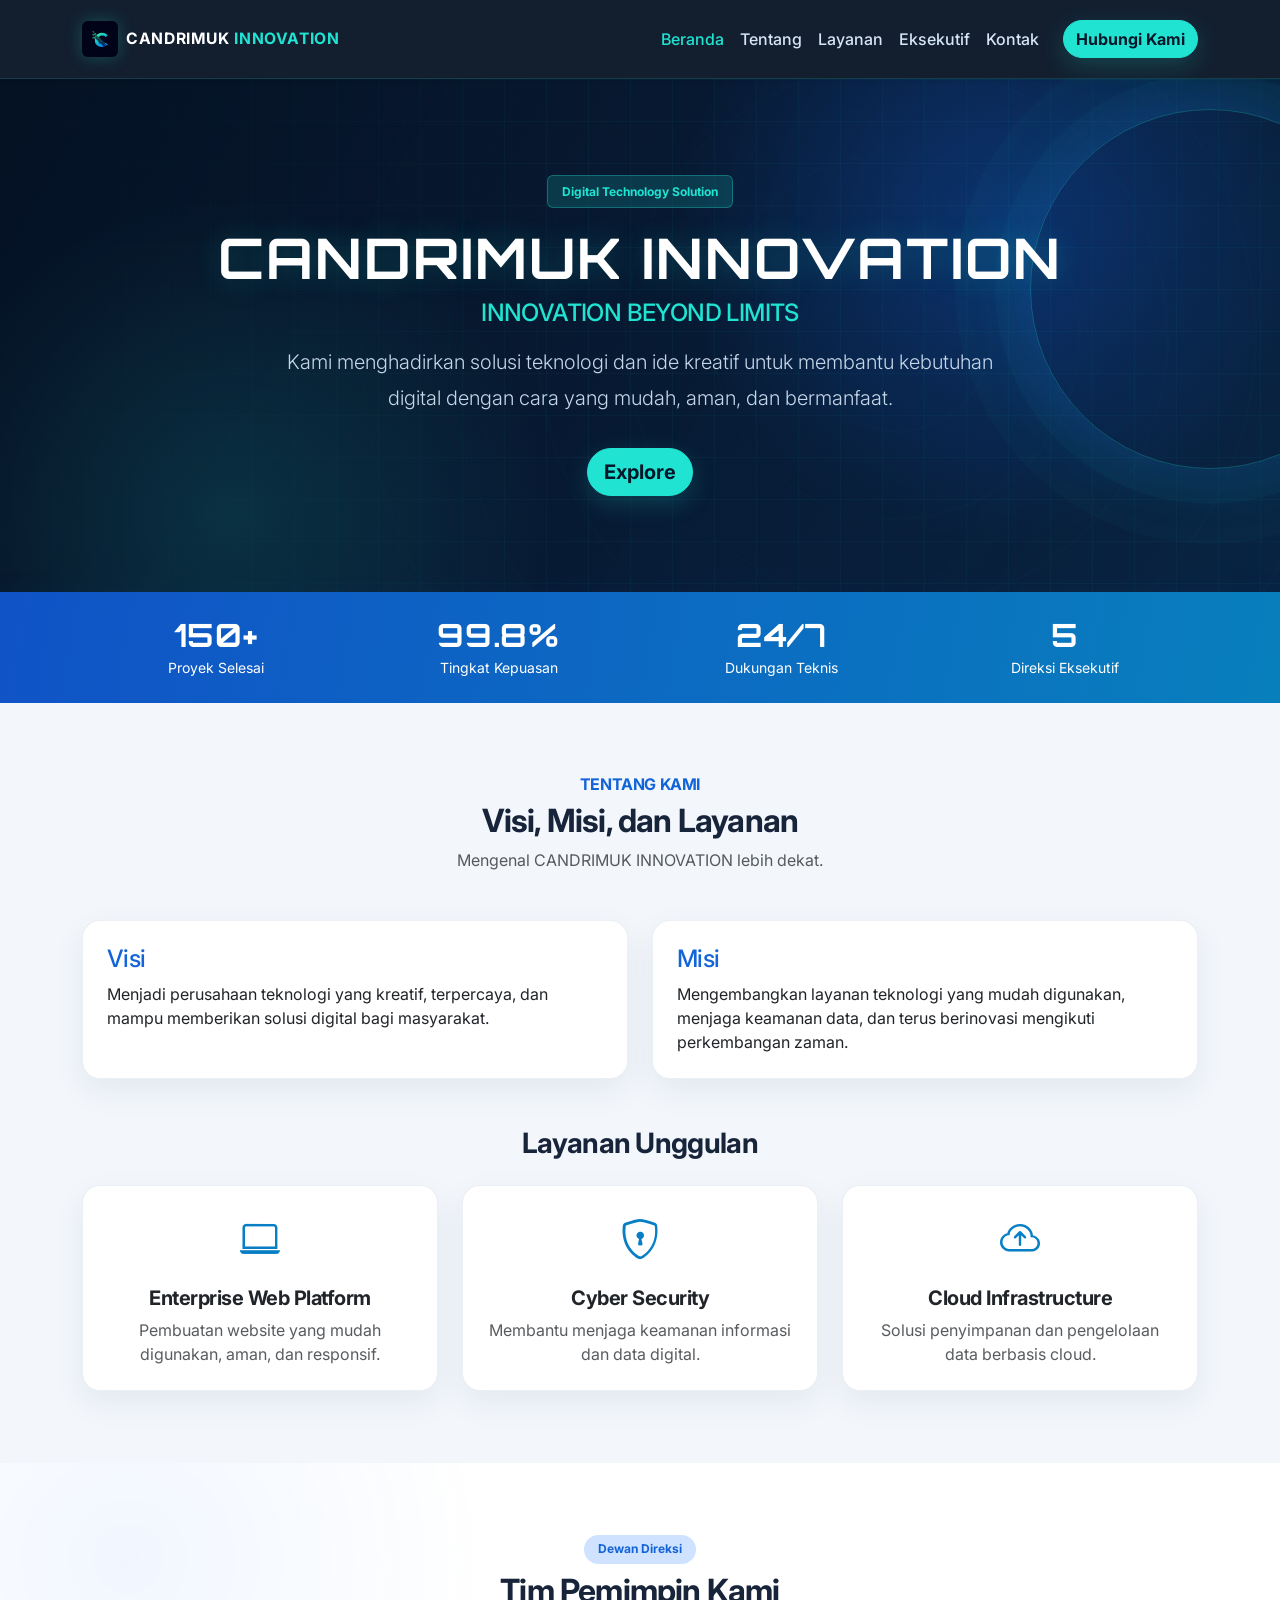
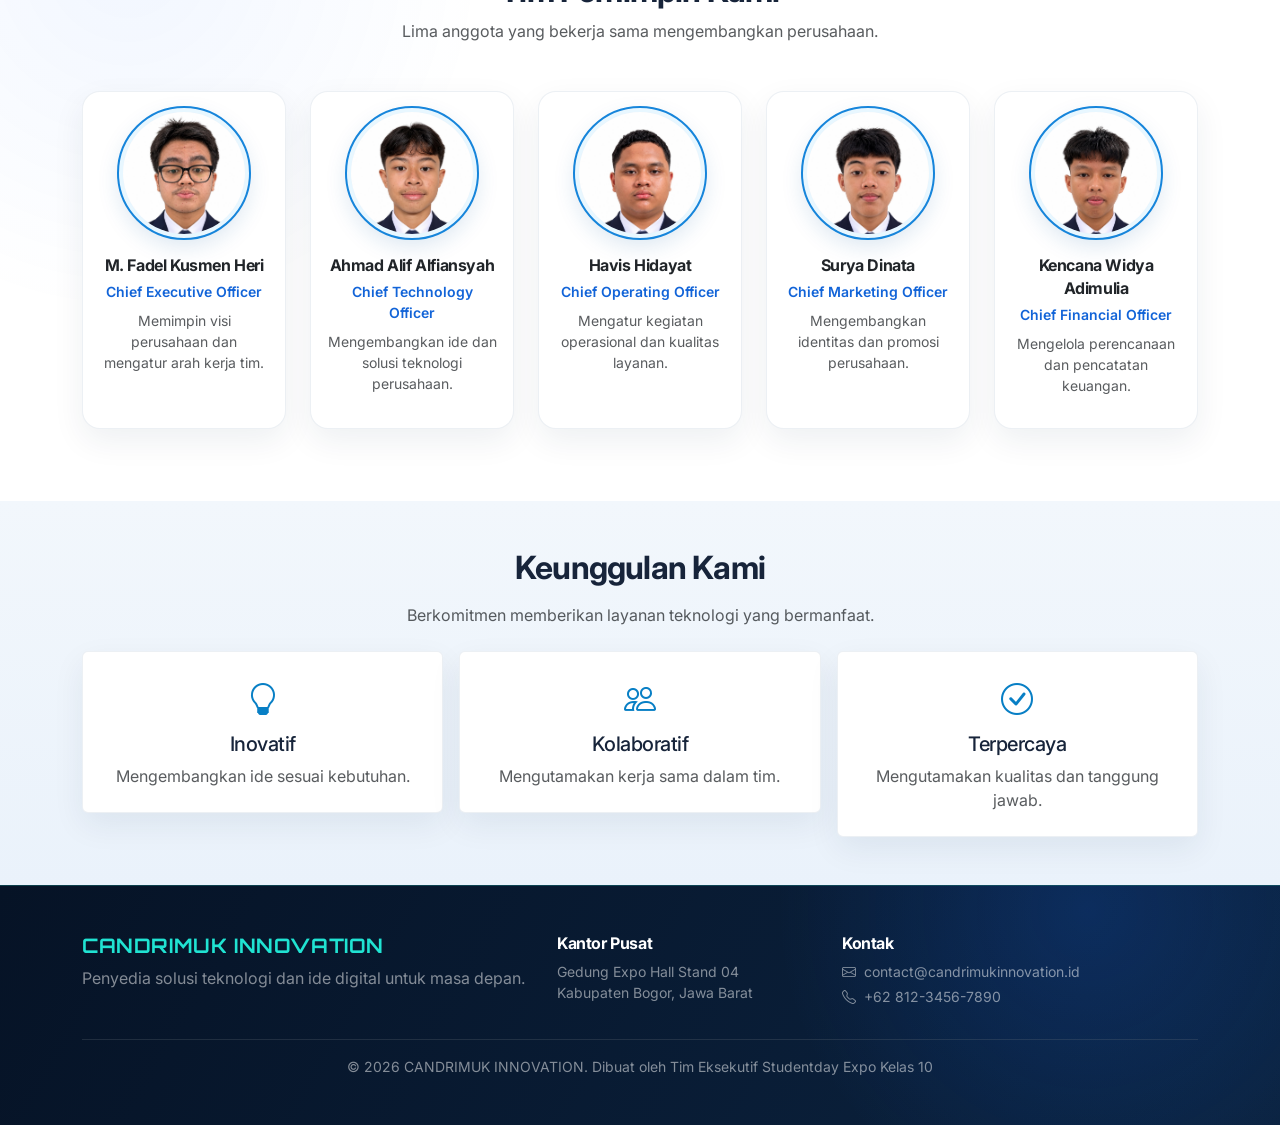
<file: index.html>
<!DOCTYPE html>
<html lang="id">
<head>
    <meta charset="UTF-8">
    <meta name="viewport" content="width=device-width, initial-scale=1.0">
    <title>CANDRIMUK INNOVATION</title>

    <!-- Bootstrap 5 CSS -->
    <link href="https://cdn.jsdelivr.net/npm/bootstrap@5.3.3/dist/css/bootstrap.min.css" rel="stylesheet">

    <!-- Bootstrap Icons -->
    <link rel="stylesheet" href="https://cdn.jsdelivr.net/npm/bootstrap-icons@1.11.3/font/bootstrap-icons.min.css">

    <!-- CSS tambahan -->
    <link rel="stylesheet" href="assets/css/custom.css">
</head>

<body data-bs-spy="scroll" data-bs-target="#navbarUtama" data-bs-smooth-scroll="true">

    <!-- NAVBAR -->
    <nav id="navbarUtama" class="navbar navbar-expand-lg navbar-dark bg-dark sticky-top shadow-sm py-3">
        <div class="container">
            <a class="navbar-brand fw-bold d-flex align-items-center gap-2" href="#">
                <img src="assets/images/logo.png" alt="Logo CANDRIMUK" width="36" height="36" class="rounded">
                <span>CANDRIMUK <span class="text-info">INNOVATION</span></span>
            </a>

            <button class="navbar-toggler" type="button" data-bs-toggle="collapse" data-bs-target="#navMenu">
                <span class="navbar-toggler-icon"></span>
            </button>

            <div class="collapse navbar-collapse" id="navMenu">
                <ul class="navbar-nav ms-auto mb-2 mb-lg-0">
                    <li class="nav-item"><a class="nav-link active" href="#beranda">Beranda</a></li>
                    <li class="nav-item"><a class="nav-link" href="#tentang">Tentang</a></li>
                    <li class="nav-item"><a class="nav-link" href="#layanan">Layanan</a></li>
                    <li class="nav-item"><a class="nav-link" href="#eksekutif">Eksekutif</a></li>
                    <li class="nav-item"><a class="nav-link" href="#kontak">Kontak</a></li>
                </ul>
                <a href="#kontak" class="btn btn-info ms-lg-3">Hubungi Kami</a>
            </div>
        </div>
    </nav>

    <!-- BAGIAN HERO - TUGAS CTO: AHMAD ALIF ALFIANSYAH -->
    <section id="beranda" class="bg-dark text-white text-center py-5 hero-section">
        <div class="container py-5">
            <span class="badge bg-info text-dark mb-3">Digital Technology Solution</span>
            <h1 class="display-4 fw-bold">CANDRIMUK INNOVATION</h1>
            <h4 class="text-info mb-3">INNOVATION BEYOND LIMITS</h4>
            <p class="lead mx-auto" style="max-width: 720px;">
                Kami menghadirkan solusi teknologi dan ide kreatif untuk membantu kebutuhan digital
                dengan cara yang mudah, aman, dan bermanfaat.
            </p>
            <a href="#layanan" class="btn btn-info btn-lg mt-3">Explore</a>
        </div>
    </section>

    <!-- QUICK STATS -->
    <section id="tentang" class="bg-primary text-white py-4">
        <div class="container">
            <div class="row text-center g-3">
                <div class="col-6 col-md-3">
                    <h2 class="fw-bold mb-0">150+</h2>
                    <small>Proyek Selesai</small>
                </div>
                <div class="col-6 col-md-3">
                    <h2 class="fw-bold mb-0">99.8%</h2>
                    <small>Tingkat Kepuasan</small>
                </div>
                <div class="col-6 col-md-3">
                    <h2 class="fw-bold mb-0">24/7</h2>
                    <small>Dukungan Teknis</small>
                </div>
                <div class="col-6 col-md-3">
                    <h2 class="fw-bold mb-0">5</h2>
                    <small>Direksi Eksekutif</small>
                </div>
            </div>
        </div>
    </section>

    <!-- BAGIAN LAYANAN - TUGAS COO: HAVIS HIDAYAT -->
    <section id="layanan" class="py-5 bg-light">
        <div class="container py-4">
            <div class="text-center mb-5">
                <h6 class="text-primary fw-bold text-uppercase">Tentang Kami</h6>
                <h2 class="fw-bold">Visi, Misi, dan Layanan</h2>
                <p class="text-muted">Mengenal CANDRIMUK INNOVATION lebih dekat.</p>
            </div>

            <div class="row g-4 mb-5">
                <div class="col-md-6">
                    <div class="card h-100 border-0 shadow-sm p-4">
                        <h4 class="text-primary">Visi</h4>
                        <p class="mb-0">Menjadi perusahaan teknologi yang kreatif, terpercaya, dan mampu memberikan solusi digital bagi masyarakat.</p>
                    </div>
                </div>
                <div class="col-md-6">
                    <div class="card h-100 border-0 shadow-sm p-4">
                        <h4 class="text-primary">Misi</h4>
                        <p class="mb-0">Mengembangkan layanan teknologi yang mudah digunakan, menjaga keamanan data, dan terus berinovasi mengikuti perkembangan zaman.</p>
                    </div>
                </div>
            </div>

            <h3 class="fw-bold text-center mb-4">Layanan Unggulan</h3>
            <div class="row g-4">
                <div class="col-md-4">
                    <div class="card h-100 border-0 shadow-sm p-4 text-center">
                        <i class="bi bi-laptop fs-1 text-primary mb-3"></i>
                        <h5 class="fw-bold">Enterprise Web Platform</h5>
                        <p class="text-muted mb-0">Pembuatan website yang mudah digunakan, aman, dan responsif.</p>
                    </div>
                </div>
                <div class="col-md-4">
                    <div class="card h-100 border-0 shadow-sm p-4 text-center">
                        <i class="bi bi-shield-lock fs-1 text-primary mb-3"></i>
                        <h5 class="fw-bold">Cyber Security</h5>
                        <p class="text-muted mb-0">Membantu menjaga keamanan informasi dan data digital.</p>
                    </div>
                </div>
                <div class="col-md-4">
                    <div class="card h-100 border-0 shadow-sm p-4 text-center">
                        <i class="bi bi-cloud-arrow-up fs-1 text-primary mb-3"></i>
                        <h5 class="fw-bold">Cloud Infrastructure</h5>
                        <p class="text-muted mb-0">Solusi penyimpanan dan pengelolaan data berbasis cloud.</p>
                    </div>
                </div>
            </div>
        </div>
    </section>

    <!-- BAGIAN LEADERSHIP - TUGAS CMO: SURYA DINATA -->
    <section id="eksekutif" class="py-5">
        <div class="container py-4">
            <div class="text-center mb-5">
                <span class="badge bg-primary-subtle text-primary mb-2">Dewan Direksi</span>
                <h2 class="fw-bold">Tim Pemimpin Kami</h2>
                <p class="text-muted">Lima anggota yang bekerja sama mengembangkan perusahaan.</p>
            </div>

            <div class="row g-4 justify-content-center">
                <div class="col-6 col-lg">
                    <div class="card h-100 border-0 shadow-sm p-3 text-center">
                        <img src="assets/images/ceo.jpeg" alt="CEO" class="rounded-circle mx-auto profile-photo">
                        <h6 class="fw-bold mt-3 mb-1">M. Fadel Kusmen Heri</h6>
                        <small class="text-primary fw-semibold">Chief Executive Officer</small>
                        <p class="small text-muted mt-2">Memimpin visi perusahaan dan mengatur arah kerja tim.</p>
                    </div>
                </div>
                <div class="col-6 col-lg">
                    <div class="card h-100 border-0 shadow-sm p-3 text-center">
                        <img src="assets/images/cto.jpeg" alt="CTO" class="rounded-circle mx-auto profile-photo">
                        <h6 class="fw-bold mt-3 mb-1">Ahmad Alif Alfiansyah</h6>
                        <small class="text-primary fw-semibold">Chief Technology Officer</small>
                        <p class="small text-muted mt-2">Mengembangkan ide dan solusi teknologi perusahaan.</p>
                    </div>
                </div>
                <div class="col-6 col-lg">
                    <div class="card h-100 border-0 shadow-sm p-3 text-center">
                        <img src="assets/images/coo.jpeg" alt="COO" class="rounded-circle mx-auto profile-photo">
                        <h6 class="fw-bold mt-3 mb-1">Havis Hidayat</h6>
                        <small class="text-primary fw-semibold">Chief Operating Officer</small>
                        <p class="small text-muted mt-2">Mengatur kegiatan operasional dan kualitas layanan.</p>
                    </div>
                </div>
                <div class="col-6 col-lg">
                    <div class="card h-100 border-0 shadow-sm p-3 text-center">
                        <img src="assets/images/cmo.jpeg" alt="CMO" class="rounded-circle mx-auto profile-photo">
                        <h6 class="fw-bold mt-3 mb-1">Surya Dinata</h6>
                        <small class="text-primary fw-semibold">Chief Marketing Officer</small>
                        <p class="small text-muted mt-2">Mengembangkan identitas dan promosi perusahaan.</p>
                    </div>
                </div>
                <div class="col-6 col-lg">
                    <div class="card h-100 border-0 shadow-sm p-3 text-center">
                        <img src="assets/images/cfo.jpeg" alt="CFO" class="rounded-circle mx-auto profile-photo">
                        <h6 class="fw-bold mt-3 mb-1">Kencana Widya Adimulia</h6>
                        <small class="text-primary fw-semibold">Chief Financial Officer</small>
                        <p class="small text-muted mt-2">Mengelola perencanaan dan pencatatan keuangan.</p>
                    </div>
                </div>
            </div>
        </div>
    </section>

    <!-- BAGIAN PRESTASI & FOOTER - TUGAS CFO: KENCANA WIDYA ADIMULIA -->
    <section id="prestasi" class="py-5 bg-light">
        <div class="container text-center">
            <h2 class="fw-bold mb-3">Keunggulan Kami</h2>
            <p class="text-muted mb-4">Berkomitmen memberikan layanan teknologi yang bermanfaat.</p>
            <div class="row g-3 justify-content-center">
                <div class="col-md-4"><div class="bg-white p-4 rounded shadow-sm"><i class="bi bi-lightbulb fs-2 text-primary"></i><h5 class="mt-2">Inovatif</h5><p class="text-muted mb-0">Mengembangkan ide sesuai kebutuhan.</p></div></div>
                <div class="col-md-4"><div class="bg-white p-4 rounded shadow-sm"><i class="bi bi-people fs-2 text-primary"></i><h5 class="mt-2">Kolaboratif</h5><p class="text-muted mb-0">Mengutamakan kerja sama dalam tim.</p></div></div>
                <div class="col-md-4"><div class="bg-white p-4 rounded shadow-sm"><i class="bi bi-check-circle fs-2 text-primary"></i><h5 class="mt-2">Terpercaya</h5><p class="text-muted mb-0">Mengutamakan kualitas dan tanggung jawab.</p></div></div>
            </div>
        </div>
    </section>

    <footer id="kontak" class="bg-dark text-white py-5">
        <div class="container">
            <div class="row g-4">
                <div class="col-md-5">
                    <h5 class="fw-bold text-info">CANDRIMUK INNOVATION</h5>
                    <p class="text-white-50">Penyedia solusi teknologi dan ide digital untuk masa depan.</p>
                </div>
                <div class="col-md-3">
                    <h6 class="fw-bold">Kantor Pusat</h6>
                    <p class="small text-white-50">Gedung Expo Hall Stand 04<br>Kabupaten Bogor, Jawa Barat</p>
                </div>
                <div class="col-md-4">
                    <h6 class="fw-bold">Kontak</h6>
                    <p class="small text-white-50 mb-1"><i class="bi bi-envelope me-2"></i>contact@candrimukinnovation.id</p>
                    <p class="small text-white-50"><i class="bi bi-telephone me-2"></i>+62 812-3456-7890</p>
                </div>
            </div>
            <hr class="border-secondary">
            <p class="text-center small text-white-50 mb-0">&copy; 2026 CANDRIMUK INNOVATION. Dibuat oleh Tim Eksekutif Studentday Expo Kelas 10</p>
        </div>
    </footer>

    <!-- Bootstrap 5 JS -->
    <script src="https://cdn.jsdelivr.net/npm/bootstrap@5.3.3/dist/js/bootstrap.bundle.min.js"></script>
</body>
</html>
</file>
<file: assets/css/custom.css>
/* CANDRIMUK INNOVATION - Modern Technology Theme
   CSS tambahan. Struktur HTML dan pembagian tugas tetap mengikuti instruksi guru. */

@import url('https://fonts.googleapis.com/css2?family=Inter:wght@400;500;600;700;800&family=Orbitron:wght@600;700;800&display=swap');

:root {
    --tech-navy: #071426;
    --tech-navy-2: #0b1d35;
    --tech-blue: #176bff;
    --tech-cyan: #20e3d2;
    --tech-text: #eaf4ff;
    --tech-muted: #a8b8cc;
}

html {
    scroll-behavior: smooth;
    scroll-padding-top: 82px;
}

body {
    font-family: 'Inter', Arial, sans-serif;
    color: #17243a;
    background: #f4f8fc;
}

h1, h2, h3, h4, h5, h6 {
    letter-spacing: -0.025em;
}

.navbar {
    background: rgba(5, 17, 35, 0.94) !important;
    backdrop-filter: blur(14px);
    border-bottom: 1px solid rgba(32, 227, 210, 0.16);
}

.navbar-brand {
    letter-spacing: 0.04em;
    font-size: 0.98rem;
}

.navbar-brand img {
    object-fit: cover;
    box-shadow: 0 0 16px rgba(32, 227, 210, 0.25);
}

.navbar .nav-link {
    color: #d6e5f7 !important;
    font-weight: 500;
    transition: color .2s ease;
}

.navbar .nav-link:hover,
.navbar .nav-link.active {
    color: var(--tech-cyan) !important;
}

.btn-info {
    --bs-btn-bg: var(--tech-cyan);
    --bs-btn-border-color: var(--tech-cyan);
    --bs-btn-color: #04172a;
    --bs-btn-hover-bg: #73fff2;
    --bs-btn-hover-border-color: #73fff2;
    --bs-btn-hover-color: #04172a;
    font-weight: 700;
    border-radius: 999px;
    box-shadow: 0 8px 24px rgba(32, 227, 210, 0.18);
}

.btn-primary {
    border-radius: 999px;
    font-weight: 600;
}

/* Hero dengan nuansa teknologi */
.hero-section {
    position: relative;
    overflow: hidden;
    isolation: isolate;
    min-height: 480px;
    display: flex;
    align-items: center;
    background:
        radial-gradient(circle at 78% 28%, rgba(23, 107, 255, .28), transparent 30%),
        radial-gradient(circle at 18% 85%, rgba(32, 227, 210, .13), transparent 28%),
        linear-gradient(120deg, rgba(5, 17, 35, .97), rgba(8, 34, 65, .91)),
        url("../images/hero-bg.jpg") center/cover;
}

.hero-section::before,
.hero-section::after {
    content: "";
    position: absolute;
    z-index: -1;
    pointer-events: none;
}

.hero-section::before {
    inset: 0;
    opacity: .22;
    background-image:
        linear-gradient(rgba(32, 227, 210, .18) 1px, transparent 1px),
        linear-gradient(90deg, rgba(32, 227, 210, .18) 1px, transparent 1px);
    background-size: 42px 42px;
    mask-image: linear-gradient(90deg, transparent, #000 45%, #000);
}

.hero-section::after {
    width: 360px;
    height: 360px;
    right: -110px;
    top: 30px;
    border: 1px solid rgba(32, 227, 210, .28);
    border-radius: 50%;
    box-shadow: 0 0 0 35px rgba(32, 227, 210, .035),
                0 0 0 75px rgba(32, 227, 210, .025),
                0 0 65px rgba(23, 107, 255, .2);
}

.hero-section h1 {
    font-family: 'Orbitron', 'Inter', sans-serif;
    letter-spacing: .035em;
    text-shadow: 0 0 28px rgba(32, 227, 210, .22);
}

.hero-section h4,
.text-info {
    color: var(--tech-cyan) !important;
}

.hero-section .lead {
    color: #c5d6e9;
    line-height: 1.8;
}

.badge.bg-info {
    background: rgba(32, 227, 210, .16) !important;
    color: var(--tech-cyan) !important;
    border: 1px solid rgba(32, 227, 210, .32);
    padding: .6rem .9rem;
}

/* Statistik */
#tentang {
    background: linear-gradient(100deg, #1053c7, #087fbd) !important;
    box-shadow: 0 12px 35px rgba(12, 77, 165, .14);
}

#tentang h2 {
    font-family: 'Orbitron', 'Inter', sans-serif;
    letter-spacing: .02em;
}

/* Section dan kartu */
section:not(.hero-section) {
    position: relative;
}

#layanan {
    background: #f3f7fc !important;
}

#layanan .card,
#eksekutif .card,
#prestasi .bg-white {
    border: 1px solid rgba(18, 65, 115, .08) !important;
    border-radius: 18px;
    box-shadow: 0 12px 32px rgba(13, 38, 76, .07) !important;
    transition: transform .25s ease, box-shadow .25s ease, border-color .25s ease;
}

#layanan .card:hover,
#eksekutif .card:hover,
#prestasi .bg-white:hover {
    transform: translateY(-6px);
    box-shadow: 0 18px 38px rgba(13, 75, 145, .14) !important;
    border-color: rgba(32, 190, 210, .38) !important;
}

#layanan h6,
.text-primary {
    color: #1264d8 !important;
}

#layanan .fs-1,
#prestasi .fs-2 {
    color: #087fc5 !important;
}

#eksekutif {
    background:
        radial-gradient(circle at 10% 15%, rgba(23, 107, 255, .06), transparent 28%),
        #ffffff;
}

#eksekutif .badge {
    border-radius: 999px;
    padding: .55rem .9rem;
}

.profile-photo {
    width: 130px;
    height: 130px;
    object-fit: cover;
    object-position: center top;
    border: 4px solid #e8f7ff;
    outline: 2px solid #1685db;
    background: #eaf3fb;
    box-shadow: 0 8px 22px rgba(17, 92, 160, .15);
}

#eksekutif .card h6 {
    line-height: 1.45;
}

#prestasi {
    background: linear-gradient(180deg, #f2f7fc, #eaf2fb) !important;
}

/* Footer */
footer {
    background:
        radial-gradient(circle at 85% 10%, rgba(23, 107, 255, .18), transparent 28%),
        linear-gradient(120deg, #061326, #0b2340) !important;
    border-top: 1px solid rgba(32, 227, 210, .2);
}

footer h5 {
    font-family: 'Orbitron', 'Inter', sans-serif;
    letter-spacing: .03em;
}

footer a {
    color: var(--tech-cyan);
    text-decoration: none;
}

footer a:hover {
    color: #ffffff;
}

/* Tampilan ponsel */
@media (max-width: 767.98px) {
    .hero-section {
        min-height: 420px;
    }

    .hero-section h1 {
        font-size: 2.15rem;
    }

    .hero-section::after {
        width: 220px;
        height: 220px;
        right: -115px;
        top: 35px;
    }

    .profile-photo {
        width: 112px;
        height: 112px;
    }

    .navbar .btn {
        margin-top: .5rem;
        margin-left: 0 !important;
    }
}
</file>
